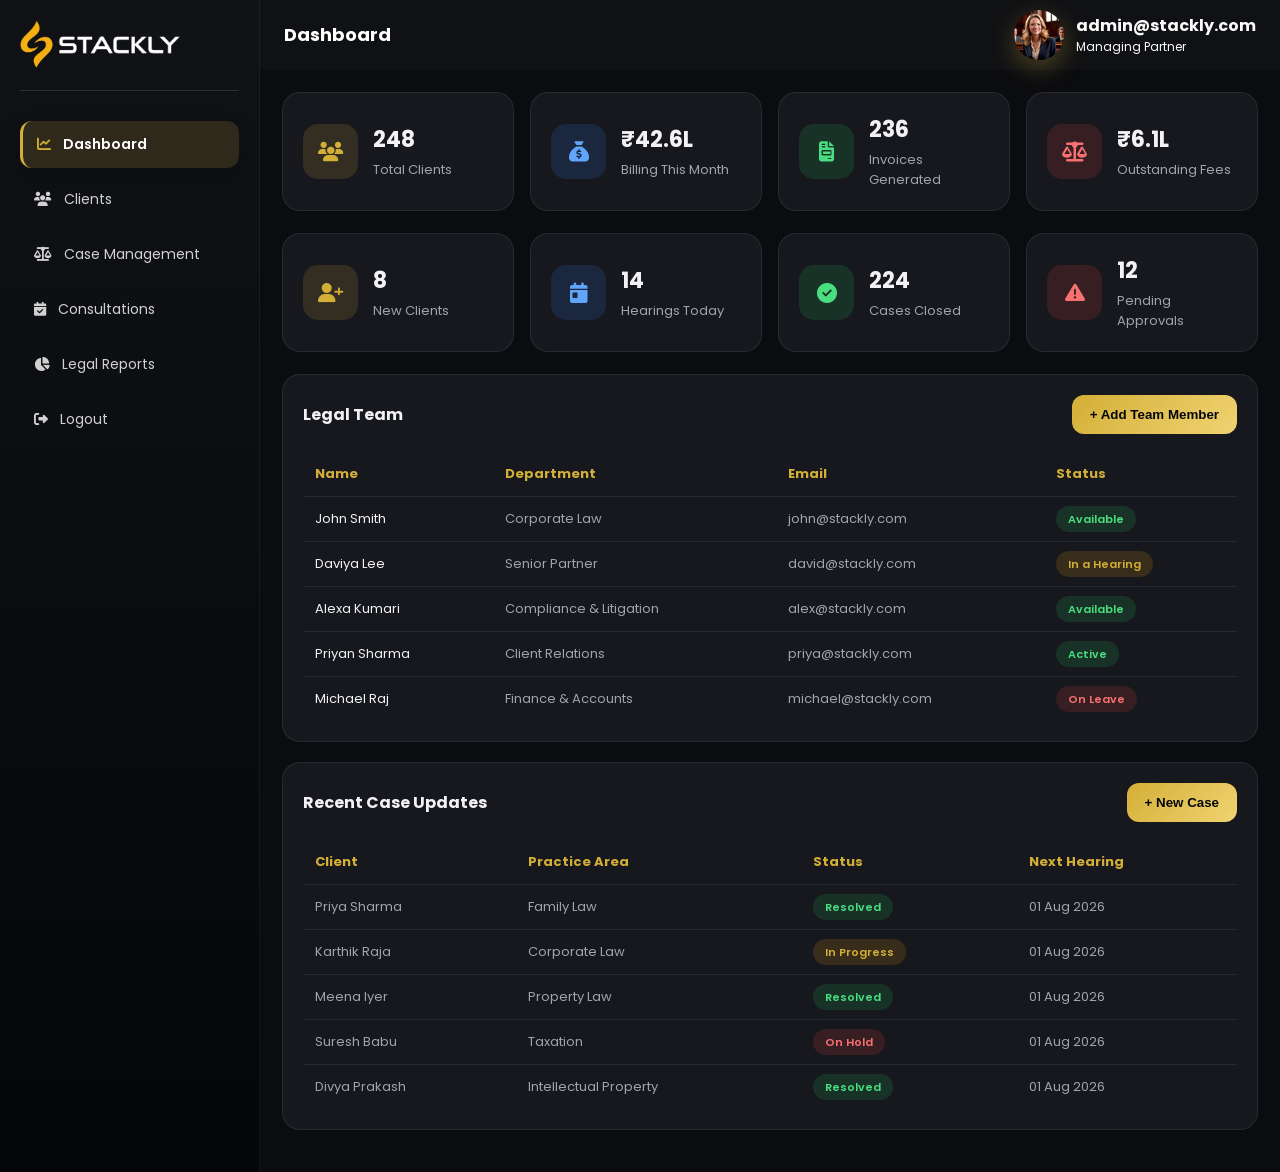
<file: admin.html>
<!DOCTYPE html>
<html lang="en">

<head>
    <meta charset="UTF-8">
    <meta name="viewport" content="width=device-width, initial-scale=1.0">
    <title>Stackly Legal Consultancy Admin Dashboard</title>
    <link rel="preconnect" href="https://fonts.googleapis.com">
    <link href="https://fonts.googleapis.com/css2?family=Poppins:wght@300;400;500;600;700&display=swap"
        rel="stylesheet">
    <link rel="stylesheet" href="https://cdnjs.cloudflare.com/ajax/libs/font-awesome/6.5.1/css/all.min.css" />
    <link rel="stylesheet" href="https://fonts.googleapis.com/css2?family=Material+Symbols+Outlined" />
    <link rel="icon" type=image/webp href="./src/icon.webp">
    <style>
        * {
            margin: 0;
            padding: 0;
            box-sizing: border-box;
        }

        :root {
            --pcolor: #D4AF37;
            --pcolor-dark: #b8941f;
            --dark: #05060a;
            --dark2: #101216;
            --bg: #0b0c10;
            --surface: #16181d;
            --surface2: #1c1f26;
            --border: rgba(255, 255, 255, 0.08);
            --text: #f2f2f4;
            --text-dim: #a2a3ab;
        }

        body {
            font-family: 'Poppins', sans-serif;
            background: var(--bg);
            display: flex;
            min-height: 100vh;
            overflow-x: hidden;
        }

        .sidebar {
            width: 260px;
            background: linear-gradient(180deg, var(--dark2), var(--dark));
            border-right: 1px solid rgba(255, 255, 255, 0.05);
            padding: 20px;
            transition: 0.3s;
            flex-shrink: 0;
        }

        .logo {
            display: flex;
            align-items: center;
            justify-content: space-between;
            margin-bottom: 30px;
            border-bottom: 1px solid rgba(128, 128, 128, 0.274);
        }

        .logo img {
            width: 160px;
            padding-bottom: 15px;
        }

        .close-btn {
            display: none;
            font-size: 22px;
            color: white;
            cursor: pointer;
            padding-bottom: 15px;

        }

        .menu {
            list-style: none;
        }

        .menu li {
            margin-bottom: 8px;
        }

        .menu li a {
            display: flex;
            align-items: center;
            gap: 12px;
            padding: 13px 14px;
            border-radius: 12px;
            text-decoration: none;
            color: #d1d1d1;
            transition: 0.3s;
            font-size: 14px;
            cursor: pointer;
        }

        .menu li a:hover,
        .menu li.active a {
            background: rgba(212, 175, 55, 0.16);
            color: #ffffff;
            font-weight: 600;
            box-shadow: 0 8px 20px rgba(0, 0, 0, 0.2);
        }

        .menu li.active a {
            border-left: 3px solid var(--pcolor);
        }

        .menu li.active a i,
        .menu li.active a .material-symbols-outlined {
            color: var(--pcolor);
        }

        .main {
            flex: 1;
            overflow: auto;
        }

        .topbar {
            height: 70px;
            background: #101114;
            border-bottom: 1px solid rgba(0, 0, 0, 0.05);
            display: flex;
            justify-content: space-between;
            align-items: center;
            padding: 0 24px;
            position: sticky;
            top: 0;
            z-index: 10;
        }

        .topbar-left {
            display: flex;
            align-items: center;
            gap: 15px;
        }

        .menu-btn {
            display: none;
            color: var(--pcolor-dark);
            font-size: 22px;
            cursor: pointer;
        }

        .topbar h2 {
            color: white;
            font-size: 18px;
        }

        .admin-info {
            display: flex;
            align-items: center;
            gap: 12px;
            color: #0f172a;
        }

        .avatar {
            width: 50px;
            height: 50px;
            border-radius: 50%;
            object-fit: cover;
            box-shadow: 0 8px 25px rgba(212, 175, 55, .3);
            flex-shrink: 0;
        }

        .content {
            display: none;
        }

        .content.active {
            display: block;
        }

        .cards {
            display: grid;
            grid-template-columns: repeat(auto-fit, minmax(200px, 1fr));
            gap: 16px;
            margin-bottom: 22px;
        }

        .card {
            background: var(--surface);
            border-radius: 18px;
            padding: 20px;
            border: 1px solid var(--border);
            display: flex;
            align-items: center;
            gap: 15px;
        }

        .card-icon {
            width: 55px;
            height: 55px;
            border-radius: 15px;
            display: flex;
            justify-content: center;
            align-items: center;
            font-size: 20px;
            flex-shrink: 0;
        }

        .gold {
            background: rgba(212, 175, 55, 0.15);
            color: var(--pcolor);
        }

        .blue {
            background: rgba(59, 130, 246, 0.15);
            color: #60a5fa;
        }

        .green {
            background: rgba(34, 197, 94, 0.15);
            color: #4ade80;
        }

        .red {
            background: rgba(239, 68, 68, 0.15);
            color: #f87171;
        }

        .purple {
            background: rgba(168, 85, 247, 0.15);
            color: #c084fc;
        }

        .orange {
            background: rgba(249, 115, 22, 0.15);
            color: #fb923c;
        }

        .card h2 {
            color: var(--text);
            margin-bottom: 4px;
            font-size: 22px;
        }

        .card p {
            color: var(--text-dim);
            font-size: 13px;
        }

        .table-box {
            background: var(--surface);
            border-radius: 18px;
            padding: 20px;
            border: 1px solid var(--border);
            overflow: auto;
            margin-bottom: 20px;
        }

        .table-header {
            display: flex;
            justify-content: space-between;
            align-items: center;
            margin-bottom: 18px;
            flex-wrap: wrap;
            gap: 10px;
        }

        .table-header h2 {
            color: var(--text);
            font-size: 16px;
        }

        .btn-gold {
            background: linear-gradient(135deg, var(--pcolor), #f0d372);
            color: var(--dark);
            border: none;
            padding: 12px 18px;
            border-radius: 12px;
            font-weight: 600;
            cursor: pointer;
            transition: .3s;
        }

        .btn-gold:hover {
            transform: translateY(-2px);
            box-shadow: 0 12px 25px rgba(212, 175, 55, .45);
        }

        .btn-outline {
            border: 1px solid rgba(212, 175, 55, 0.726);
            background: transparent;
            padding: 8px 14px;
            border-radius: 10px;
            font-weight: 500;
            cursor: pointer;
            font-size: 13px;
            color: var(--pcolor);
        }

        table {
            width: 100%;
            border-collapse: collapse;
            min-width: 550px;
        }

        table th {
            text-align: left;
            padding: 12px;
            color: var(--pcolor);
            font-size: 13px;
        }

        table td {
            padding: 12px;
            border-top: 1px solid var(--border);
            color: var(--text-dim);
            font-size: 13px;
            text-wrap: nowrap;
        }

        .table-avatar-wrap {
            display: flex;
            align-items: center;
            gap: 10px;
            color: var(--text);
        }

        .table-avatar-wrap img {
            width: 34px;
            height: 34px;
            border-radius: 50%;
            object-fit: cover;
            flex-shrink: 0;
        }

        .product-thumb {
            width: 36px;
            height: 36px;
            border-radius: 8px;
            object-fit: cover;
            flex-shrink: 0;
        }

        .status {
            padding: 5px 12px;
            border-radius: 20px;
            font-size: 11px;
            font-weight: 600;
        }

        .s-active {
            background: rgba(34, 197, 94, 0.15);
            color: #4ade80;
        }

        .s-pending {
            background: rgba(245, 158, 11, 0.15);
            color: #d4af37;
        }

        .s-closed {
            background: rgba(239, 68, 68, 0.15);
            color: #f87171;
        }

        .s-blue {
            background: rgba(59, 130, 246, 0.15);
            color: #60a5fa;
        }

        .s-purple {
            background: rgba(168, 85, 247, 0.15);
            color: #c084fc;
        }

        .page-title {
            color: var(--text);
            font-size: 22px;
            font-weight: 600;
            margin-bottom: 6px;
        }

        .page-sub {
            color: var(--text-dim);
            font-size: 14px;
            margin-bottom: 22px;
        }

        .grid-2 {
            display: grid;
            grid-template-columns: 1fr 1fr;
            gap: 18px;
            margin-bottom: 22px;
        }

        .info-box {
            background: var(--surface);
            border-radius: 16px;
            padding: 20px;
            border: 1px solid var(--border);
        }

        .info-box h3 {
            color: var(--pcolor);
            font-size: 14px;
            margin-bottom: 14px;
            display: flex;
            align-items: center;
            gap: 8px;
        }

        .info-row {
            display: flex;
            justify-content: space-between;
            align-items: center;
            padding: 10px 0;
            border-bottom: 1px solid var(--border);
        }

        .info-row:last-child {
            border-bottom: none;
        }

        .info-label {
            color: var(--text-dim);
            font-size: 13px;
            display: flex;
            align-items: center;
            gap: 6px;
        }

        .info-label .material-symbols-outlined {
            font-size: 16px;
            color: var(--pcolor);
        }

        .info-value {
            color: var(--text);
            font-size: 13px;
            font-weight: 500;
        }

        .client-card {
            background: var(--surface);
            border-radius: 16px;
            padding: 18px;
            border: 1px solid var(--border);
            display: flex;
            align-items: center;
            gap: 14px;
            margin-bottom: 12px;
        }

        .client-avatar {
            width: 48px;
            height: 48px;
            border-radius: 50%;
            background: linear-gradient(135deg, var(--pcolor), var(--dark));
            display: flex;
            justify-content: center;
            align-items: center;
            font-weight: 700;
            color: white;
            font-size: 17px;
            flex-shrink: 0;
        }

        .client-name {
            color: var(--text);
            font-size: 15px;
            font-weight: 500;
        }

        .client-case {
            color: var(--text-dim);
            font-size: 12px;
            margin-top: 3px;
        }

        .badge {
            padding: 4px 10px;
            border-radius: 20px;
            font-size: 11px;
            font-weight: 600;
            margin-left: auto;
        }

        .setting-section {
            background: var(--surface);
            border-radius: 16px;
            padding: 20px;
            border: 1px solid var(--border);
            margin-bottom: 18px;
        }

        .setting-section h3 {
            color: var(--pcolor);
            font-size: 15px;
            margin-bottom: 16px;
            padding-bottom: 10px;
            border-bottom: 1px solid var(--border);
        }

        .setting-row {
            display: flex;
            justify-content: space-between;
            align-items: center;
            padding: 12px 0;
            border-bottom: 1px solid var(--border);
        }

        .setting-row:last-child {
            border-bottom: none;
        }

        .setting-label {
            color: var(--text);
            font-size: 14px;
        }

        .setting-desc {
            color: var(--text-dim);
            font-size: 12px;
            margin-top: 3px;
        }

        .toggle {
            width: 44px;
            height: 24px;
            border-radius: 20px;
            background: #3a3d45;
            position: relative;
            cursor: pointer;
            transition: 0.3s;
            flex-shrink: 0;
        }

        .toggle.on {
            background: var(--pcolor);
        }

        .toggle::after {
            content: '';
            position: absolute;
            width: 18px;
            height: 18px;
            border-radius: 50%;
            background: white;
            top: 3px;
            left: 3px;
            transition: 0.3s;
        }

        .toggle.on::after {
            left: 23px;
        }

        .input-field {
            background: var(--surface2);
            border: 1px solid var(--border);
            border-radius: 10px;
            padding: 10px 14px;
            color: var(--text);
            font-size: 13px;
            font-family: 'Poppins', sans-serif;
            outline: none;
            width: 100%;
            margin-bottom: 12px;
        }

        .passbox {
            position: relative;
        }

        .pass-icon {
            position: absolute;
            top: 50%;
            right: 12px;
            transform: translateY(-70%);
            display: flex;
            align-items: center;
            justify-content: center;
            cursor: pointer;
            font-size: 20px;
            color: var(--text-dim);
        }

        input[type="password"]::-ms-reveal,
        input[type="password"]::-ms-clear,
        input[type="password"]::-webkit-textfield-decoration-container {
            display: none !important;
        }

        .input-field:focus {
            border-color: rgba(212, 175, 55, 0.5);
        }

        .meeting-card {
            background: var(--surface);
            border-radius: 16px;
            padding: 18px;
            border: 1px solid var(--border);
            margin-bottom: 14px;
            display: flex;
            gap: 16px;
            align-items: flex-start;
        }

        .meeting-date {
            background: rgba(212, 175, 55, 0.14);
            border-radius: 12px;
            padding: 12px 14px;
            text-align: center;
            flex-shrink: 0;
        }

        .meeting-day {
            color: var(--pcolor);
            font-size: 22px;
            font-weight: 700;
            line-height: 1;
        }

        .meeting-month {
            color: var(--text);
            font-size: 11px;
            margin-top: 3px;
        }

        .meeting-title {
            color: var(--text);
            font-size: 15px;
            font-weight: 500;
        }

        .meeting-meta {
            color: var(--text-dim);
            font-size: 12px;
            margin-top: 5px;
            display: flex;
            gap: 14px;
            flex-wrap: wrap;
        }

        .report-card {
            background: var(--surface);
            border-radius: 16px;
            padding: 20px;
            border: 1px solid var(--border);
            margin-bottom: 14px;
        }

        .report-title {
            color: var(--text);
            font-size: 15px;
            font-weight: 500;
            margin-bottom: 8px;
        }

        .progress-bar {
            border-radius: 20px;
            height: 8px;
            margin: 8px 0 4px;
            background: rgba(212, 175, 55, 0.12);
        }

        .progress-fill {
            height: 100%;
            border-radius: 20px;
            background: linear-gradient(90deg, var(--dark), var(--pcolor));
        }

        .progress-label {
            display: flex;
            justify-content: space-between;
            color: var(--text-dim);
            font-size: 12px;
        }

        @media(max-width:768px) {
            .menu-btn {
                display: block;
            }

            .close-btn {
                display: block;
            }

            .sidebar {
                position: fixed;
                left: -270px;
                top: 0;
                width: 260px;
                height: 100vh;
                z-index: 999;
            }

            .sidebar.showSidebar {
                left: 0;
            }

            .grid-2 {
                grid-template-columns: 1fr;
            }
        }

        @media(max-width:500px) {

            .admin-info h4,
            .admin-info p {
                display: none;
            }

            .meeting-card {
                flex-direction: column;
            }

            .avatar {
                width: 30px;
                height: 30px;
            }
        }
    </style>
</head>

<body>

    <div class="sidebar" id="sidebar">
        <div class="logo">
            <a href="admin.html"><img src="./src/logo.webp" alt="company logo"></a>
            <span class="close-btn" id="closeBtn"><i class="fa-solid fa-xmark"></i></span>
        </div>
        <ul class="menu">
            <li class="active" data-page="dashboard"><a><i class="fa-solid fa-chart-line"></i> Dashboard</a></li>
            <li data-page="clients"><a><i class="fa-solid fa-users"></i> Clients</a></li>
            <li data-page="projects"><a><i class="fa-solid fa-scale-balanced"></i> Case Management</a></li>
            <li data-page="meetings"><a><i class="fa-solid fa-calendar-check"></i> Consultations</a></li>
            <li data-page="reports"><a><i class="fa-solid fa-chart-pie"></i> Legal Reports</a></li>
            <!-- <li data-page="settings"><a><i class="fa-solid fa-gear"></i> Settings</a></li> -->
            <li id="logoutItem"><a><i class="fa-solid fa-right-from-bracket"></i> Logout</a></li>
        </ul>
    </div>

    <div class="main">
        <div class="topbar">
            <div class="topbar-left">
                <div class="menu-btn" id="menuBtn"><i class="fa-solid fa-bars"></i></div>
                <h2 id="pageTitle">Dashboard</h2>
            </div>
            <div class="admin-info">
                <img class="avatar" id="avatarEl" src="./src/test1.webp" alt="Admin avatar">
                <div>
                    <h4 id="username" style="color:#fafafa;">admin@stackly.com</h4>
                    <p style="color:#fafafa;font-size:12px;">Managing Partner</p>
                </div>
            </div>
        </div>

        <!-- ===== DASHBOARD ===== -->
        <div class="content active" id="page-dashboard">
            <div style="padding:22px 22px 0;">
                <div class="cards">
                    <div class="card">
                        <div class="card-icon gold"><i class="fa-solid fa-users"></i></div>
                        <div>
                            <h2>248</h2>
                            <p>Total Clients</p>
                        </div>
                    </div>

                    <div class="card">
                        <div class="card-icon blue"><i class="fa-solid fa-sack-dollar"></i></div>
                        <div>
                            <h2>₹42.6L</h2>
                            <p>Billing This Month</p>
                        </div>
                    </div>

                    <div class="card">
                        <div class="card-icon green"><i class="fa-solid fa-file-invoice"></i></div>
                        <div>
                            <h2>236</h2>
                            <p>Invoices Generated</p>
                        </div>
                    </div>

                    <div class="card">
                        <div class="card-icon red"><i class="fa-solid fa-scale-balanced"></i></div>
                        <div>
                            <h2>₹6.1L</h2>
                            <p>Outstanding Fees</p>
                        </div>
                    </div>
                </div>

                <div class="cards">
                    <div class="card">
                        <div class="card-icon gold"><i class="fa-solid fa-user-plus"></i></div>
                        <div>
                            <h2>8</h2>
                            <p>New Clients</p>
                        </div>
                    </div>

                    <div class="card">
                        <div class="card-icon blue"><i class="fa-solid fa-calendar-day"></i></div>
                        <div>
                            <h2>14</h2>
                            <p>Hearings Today</p>
                        </div>
                    </div>

                    <div class="card">
                        <div class="card-icon green"><i class="fa-solid fa-circle-check"></i></div>
                        <div>
                            <h2>224</h2>
                            <p>Cases Closed</p>
                        </div>
                    </div>

                    <div class="card">
                        <div class="card-icon red"><i class="fa-solid fa-triangle-exclamation"></i></div>
                        <div>
                            <h2>12</h2>
                            <p>Pending Approvals</p>
                        </div>
                    </div>
                </div>
            </div>
            <div style="padding:0 22px 22px;">
                <div class="table-box">
                    <div class="table-header">
                        <h2>Legal Team</h2>
                        <button class="btn-gold errorpage">+ Add Team Member</button>
                    </div>

                    <table>
                        <thead>
                            <tr>
                                <th>Name</th>
                                <th>Department</th>
                                <th>Email</th>
                                <th>Status</th>
                            </tr>
                        </thead>

                        <tbody>
                            <tr>
                                <td>
                                    <div class="table-avatar-wrap">
                                       
                                        John Smith
                                    </div>
                                </td>
                                <td>Corporate Law</td>
                                <td>john@stackly.com</td>
                                <td><span class="status s-active">Available</span></td>
                            </tr>

                            <tr>
                                <td>
                                    <div class="table-avatar-wrap">
                                     
                                        Daviya Lee
                                    </div>
                                </td>
                                <td>Senior Partner</td>
                                <td>david@stackly.com</td>
                                <td><span class="status s-pending">In a Hearing</span></td>
                            </tr>

                            <tr>
                                <td>
                                    <div class="table-avatar-wrap">
                               
                                        Alexa Kumari
                                    </div>
                                </td>
                                <td>Compliance & Litigation</td>
                                <td>alex@stackly.com</td>
                                <td><span class="status s-active">Available</span></td>
                            </tr>

                            <tr>
                                <td>
                                    <div class="table-avatar-wrap">
                              
                                        Priyan Sharma
                                    </div>
                                </td>
                                <td>Client Relations</td>
                                <td>priya@stackly.com</td>
                                <td><span class="status s-active">Active</span></td>
                            </tr>

                            <tr>
                                <td>
                                    <div class="table-avatar-wrap">
                               
                                        Michael Raj
                                    </div>
                                </td>
                                <td>Finance & Accounts</td>
                                <td>michael@stackly.com</td>
                                <td><span class="status s-closed">On Leave</span></td>
                            </tr>
                        </tbody>
                    </table>
                </div>
                <div class="table-box">
                    <div class="table-header">
                        <h2>Recent Case Updates</h2>
                        <button class="btn-gold errorpage">+ New Case</button>
                    </div>

                    <table>
                        <thead>
                            <tr>
                                <th>Client</th>
                                <th>Practice Area</th>
                                <th>Status</th>
                                <th>Next Hearing</th>
                            </tr>
                        </thead>

                        <tbody>
                            <tr>
                                <td>Priya Sharma</td>
                                <td>Family Law</td>
                                <td><span class="status s-active">Resolved</span></td>
                                <td>01 Aug 2026</td>
                            </tr>

                            <tr>
                                <td>Karthik Raja</td>
                                <td>Corporate Law</td>
                                <td><span class="status s-pending">In Progress</span></td>
                                <td>01 Aug 2026</td>
                            </tr>

                            <tr>
                                <td>Meena Iyer</td>
                                <td>Property Law</td>
                                <td><span class="status s-active">Resolved</span></td>
                                <td>01 Aug 2026</td>
                            </tr>

                            <tr>
                                <td>Suresh Babu</td>
                                <td>Taxation</td>
                                <td><span class="status s-closed">On Hold</span></td>
                                <td>01 Aug 2026</td>
                            </tr>

                            <tr>
                                <td>Divya Prakash</td>
                                <td>Intellectual Property</td>
                                <td><span class="status s-active">Resolved</span></td>
                                <td>01 Aug 2026</td>
                            </tr>
                        </tbody>
                    </table>
                </div>
            </div>
        </div>

        <!-- ===== CLIENTS ===== -->
        <div class="content" id="page-clients" style="padding:22px;">
            <div class="page-title">Client Management</div>
            <div class="page-sub">Manage all clients and their case details</div>
            <div class="cards">
                <div class="card">
                    <div class="card-icon gold"><i class="fa-solid fa-users"></i></div>
                    <div>
                        <h2>248</h2>
                        <p>Total Clients</p>
                    </div>
                </div>
                <div class="card">
                    <div class="card-icon green"><i class="fa-solid fa-user-check"></i></div>
                    <div>
                        <h2>231</h2>
                        <p>Active Clients</p>
                    </div>
                </div>
                <div class="card">
                    <div class="card-icon blue"><i class="fa-solid fa-user-plus"></i></div>
                    <div>
                        <h2>8</h2>
                        <p>New This Month</p>
                    </div>
                </div>
                <div class="card">
                    <div class="card-icon red"><i class="fa-solid fa-user-xmark"></i></div>
                    <div>
                        <h2>17</h2>
                        <p>Inactive / Closed</p>
                    </div>
                </div>
            </div>
            <div class="table-box">
                <div class="table-header">
                    <h2>All Clients</h2>
                    <div style="display:flex;gap:10px;">
                        <button class="btn-outline errorpage">Export</button>
                        <button class="btn-gold errorpage">+ Add Client</button>
                    </div>
                </div>

                <table>
                    <thead>
                        <tr>
                            <th>Client Name</th>
                            <th>Phone</th>
                            <th>Case Type</th>
                            <th>Handling Attorney</th>
                            <th>Status</th>
                            <th>Onboarded</th>
                        </tr>
                    </thead>

                    <tbody>
                        <tr>
                            <td>Priya Sharma</td>
                            <td>+91 98765 43210</td>
                            <td>Family Dispute</td>
                            <td>David Lee</td>
                            <td><span class="status s-active">Active</span></td>
                            <td>01 Jan 2024</td>
                        </tr>

                        <tr>
                            <td>Karthik Raja</td>
                            <td>+91 87654 32109</td>
                            <td>Corporate Contract</td>
                            <td>Alex Kumar</td>
                            <td><span class="status s-active">Active</span></td>
                            <td>10 Feb 2023</td>
                        </tr>

                        <tr>
                            <td>Meena Iyer</td>
                            <td>+91 76543 21098</td>
                            <td>Property Dispute</td>
                            <td>John Smith</td>
                            <td><span class="status s-pending">Under Review</span></td>
                            <td>15 Mar 2025</td>
                        </tr>

                        <tr>
                            <td>Suresh Babu</td>
                            <td>+91 65432 10987</td>
                            <td>Tax Consultation</td>
                            <td>David Lee</td>
                            <td><span class="status s-active">Active</span></td>
                            <td>20 Apr 2022</td>
                        </tr>

                        <tr>
                            <td>Divya Prakash</td>
                            <td>+91 54321 09876</td>
                            <td>Trademark Filing</td>
                            <td>Priya Sharma</td>
                            <td><span class="status s-closed">Closed</span></td>
                            <td>05 May 2021</td>
                        </tr>

                        <tr>
                            <td>Ganesh Moorthy</td>
                            <td>+91 43210 98765</td>
                            <td>Civil Litigation</td>
                            <td>Alex Kumar</td>
                            <td><span class="status s-pending">Intake</span></td>
                            <td>12 May 2026</td>
                        </tr>
                    </tbody>
                </table>
            </div>
            <div class="grid-2">

                <div class="info-box">
                    <h3><i class="fa-solid fa-building"></i> Practice Area Caseload</h3>

                    <div class="client-card">
                        <div class="client-avatar">C</div>
                        <div>
                            <div class="client-name">Corporate Law</div>
                            <div class="client-case">Largest practice • Active</div>
                        </div>
                        <span class="badge s-active">86</span>
                    </div>

                    <div class="client-card">
                        <div class="client-avatar">F</div>
                        <div>
                            <div class="client-name">Family Law</div>
                            <div class="client-case">Growing practice • Active</div>
                        </div>
                        <span class="badge s-blue">54</span>
                    </div>

                    <div class="client-card">
                        <div class="client-avatar">T</div>
                        <div>
                            <div class="client-name">Taxation & Compliance</div>
                            <div class="client-case">Stable practice • Active</div>
                        </div>
                        <span class="badge s-active">32</span>
                    </div>
                </div>

                <div class="info-box">
                    <h3><i class="fa-solid fa-chart-line"></i> Client Summary</h3>

                    <div class="info-row">
                        <span class="info-label">Retainer Clients</span>
                        <span class="info-value">214</span>
                    </div>

                    <div class="info-row">
                        <span class="info-label">One-Time Consultation</span>
                        <span class="info-value">34</span>
                    </div>

                    <div class="info-row">
                        <span class="info-label">Remote / Virtual Clients</span>
                        <span class="info-value">61</span>
                    </div>

                    <div class="info-row">
                        <span class="info-label">Average Case Duration</span>
                        <span class="info-value">2.6 Years</span>
                    </div>

                    <div class="info-row">
                        <span class="info-label">Client Retention Rate</span>
                        <span class="info-value">94%</span>
                    </div>
                </div>

            </div>
        </div>

        <!-- ===== CASE MANAGEMENT ===== -->
        <div class="content" id="page-projects" style="padding:22px;">

            <div class="page-title">Case Management</div>
            <div class="page-sub">
                Track ongoing cases, filings and billing status
            </div>

            <div class="cards">
                <div class="card">
                    <div class="card-icon blue"><i class="fa-solid fa-scale-balanced"></i></div>
                    <div>
                        <h2>325</h2>
                        <p>Total Cases</p>
                    </div>
                </div>

                <div class="card">
                    <div class="card-icon gold"><i class="fa-solid fa-hourglass-half"></i></div>
                    <div>
                        <h2>18</h2>
                        <p>Pending Cases</p>
                    </div>
                </div>

                <div class="card">
                    <div class="card-icon green"><i class="fa-solid fa-circle-check"></i></div>
                    <div>
                        <h2>298</h2>
                        <p>Resolved This Month</p>
                    </div>
                </div>

                <div class="card">
                    <div class="card-icon red"><i class="fa-solid fa-triangle-exclamation"></i></div>
                    <div>
                        <h2>9</h2>
                        <p>Escalated Cases</p>
                    </div>
                </div>
            </div>

            <div class="table-box">
                <div class="table-header">
                    <h2>Active Case Files</h2>
                    <div style="display:flex;gap:10px;">
                        <button class="btn-outline errorpage">Filter</button>
                        <button class="btn-gold errorpage">+ New Case</button>
                    </div>
                </div>

                <table>
                    <thead>
                        <tr>
                            <th>Case ID</th>
                            <th>Client</th>
                            <th>Practice Area</th>
                            <th>Fee Amount</th>
                            <th>Payment Mode</th>
                            <th>Status</th>
                            <th>Next Hearing</th>
                        </tr>
                    </thead>

                    <tbody>
                        <tr>
                            <td>#CASE-1024</td>
                            <td>
                                <div class="table-avatar-wrap">
                                    
                                    Priya Sharma
                                </div>
                            </td>
                            <td>Family Law</td>
                            <td>₹68,500</td>
                            <td>Direct Deposit</td>
                            <td><span class="status s-active">Resolved</span></td>
                            <td>01 Aug 2026</td>
                        </tr>

                        <tr>
                            <td>#CASE-1023</td>
                            <td>
                                <div class="table-avatar-wrap">

                                    Karthika Rani
                                </div>
                            </td>
                            <td>Corporate Law</td>
                            <td>₹92,000</td>
                            <td>Direct Deposit</td>
                            <td><span class="status s-pending">In Progress</span></td>
                            <td>01 Aug 2026</td>
                        </tr>

                        <tr>
                            <td>#CASE-1022</td>
                            <td>
                                <div class="table-avatar-wrap">
                                    
                                    Maran Iyer
                                </div>
                            </td>
                            <td>Property Law</td>
                            <td>₹54,200</td>
                            <td>Bank Transfer</td>
                            <td><span class="status s-active">Resolved</span></td>
                            <td>01 Aug 2026</td>
                        </tr>

                        <tr>
                            <td>#CASE-1021</td>
                            <td>
                                <div class="table-avatar-wrap">
                                    
                                    Suresh Babu
                                </div>
                            </td>
                            <td>Taxation</td>
                            <td>₹61,800</td>
                            <td>Direct Deposit</td>
                            <td><span class="status s-closed">On Hold</span></td>
                            <td>01 Aug 2026</td>
                        </tr>

                        <tr>
                            <td>#CASE-1020</td>
                            <td>
                                <div class="table-avatar-wrap">
                               
                                    Divyan Prakash
                                </div>
                            </td>
                            <td>Intellectual Property</td>
                            <td>₹77,300</td>
                            <td>Bank Transfer</td>
                            <td><span class="status s-active">Resolved</span></td>
                            <td>01 Aug 2026</td>
                        </tr>
                    </tbody>
                </table>
            </div>

            <div class="grid-2">

                <div class="info-box">
                    <h3><i class="fa-solid fa-chart-pie"></i> Billing Breakdown</h3>

                    <div class="info-row">
                        <span class="info-label">Consultation Fees</span>
                        <span class="info-value">68%</span>
                    </div>

                    <div class="info-row">
                        <span class="info-label">Retainer Fees</span>
                        <span class="info-value">12%</span>
                    </div>

                    <div class="info-row">
                        <span class="info-label">Court & Filing Charges</span>
                        <span class="info-value">14%</span>
                    </div>

                    <div class="info-row">
                        <span class="info-label">Miscellaneous</span>
                        <span class="info-value">6%</span>
                    </div>
                </div>

                <div class="info-box">
                    <h3><i class="fa-solid fa-file-lines"></i> Recent Legal Documents</h3>

                    <div class="info-row">
                        <span class="info-label">
                            <span class="material-symbols-outlined">description</span>
                            Case_Summary_July.pdf
                        </span>
                        <span class="info-value errorpage" style="color:#60a5fa;font-size:12px;">View</span>
                    </div>

                    <div class="info-row">
                        <span class="info-label">
                            <span class="material-symbols-outlined">description</span>
                            Court_Filing_Log.pdf
                        </span>
                        <span class="info-value errorpage" style="color:#60a5fa;font-size:12px;">View</span>
                    </div>

                    <div class="info-row">
                        <span class="info-label">
                            <span class="material-symbols-outlined">description</span>
                            Retainer_Agreement.pdf
                        </span>
                        <span class="info-value errorpage" style="color:#60a5fa;font-size:12px;">View</span>
                    </div>

                    <div class="info-row">
                        <span class="info-label">
                            <span class="material-symbols-outlined">description</span>
                            Escalated_Cases.pdf
                        </span>
                        <span class="info-value errorpage" style="color:#60a5fa;font-size:12px;">View</span>
                    </div>

                    <div class="info-row">
                        <span class="info-label">
                            <span class="material-symbols-outlined">description</span>
                            Compliance_Audit.pdf
                        </span>
                        <span class="info-value errorpage" style="color:#60a5fa;font-size:12px;">View</span>
                    </div>
                </div>

            </div>
        </div>

        <!-- ===== CONSULTATIONS & HEARINGS ===== -->
        <div class="content" id="page-meetings" style="padding:22px;">

            <div class="page-title">Consultations</div>
            <div class="page-sub">
                Track appointments, court hearings and case approvals
            </div>

            <div class="cards">
                <div class="card">
                    <div class="card-icon blue"><i class="fa-solid fa-user-clock"></i></div>
                    <div>
                        <h2>231</h2>
                        <p>Consultations Today</p>
                    </div>
                </div>

                <div class="card">
                    <div class="card-icon gold"><i class="fa-solid fa-calendar-week"></i></div>
                    <div>
                        <h2>14</h2>
                        <p>Hearings Today</p>
                    </div>
                </div>

                <div class="card">
                    <div class="card-icon green"><i class="fa-solid fa-check-double"></i></div>
                    <div>
                        <h2>26</h2>
                        <p>Requests Approved</p>
                    </div>
                </div>

                <div class="card">
                    <div class="card-icon red"><i class="fa-solid fa-triangle-exclamation"></i></div>
                    <div>
                        <h2>5</h2>
                        <p>Pending Approvals</p>
                    </div>
                </div>
            </div>

            <div class="table-box">
                <div class="table-header">
                    <h2>Appointments</h2>
                    <button class="btn-gold errorpage">+ New Request</button>
                </div>

                <div style="padding:0 0 10px;">

                    <div class="meeting-card">
                        <div class="meeting-date">
                            <div class="meeting-day">10</div>
                            <div class="meeting-month">AUG</div>
                        </div>
                        <div>
                            <div class="meeting-title">Meena Iyer – Property Dispute Hearing</div>
                            <div class="meeting-meta">
                                <span><i class="fa-solid fa-clock"></i> Full Day</span>
                                <span><i class="fa-solid fa-location-dot"></i> District Court</span>
                                <span><i class="fa-solid fa-user"></i> Handled by John Smith</span>
                            </div>
                        </div>
                        <span class="badge s-active" style="margin-left:auto;white-space:nowrap;">Confirmed</span>
                    </div>

                    <div class="meeting-card">
                        <div class="meeting-date">
                            <div class="meeting-day">12</div>
                            <div class="meeting-month">AUG</div>
                        </div>
                        <div>
                            <div class="meeting-title">Karthik Raja – Corporate Contract Review</div>
                            <div class="meeting-meta">
                                <span><i class="fa-solid fa-clock"></i> 5 Days</span>
                                <span><i class="fa-solid fa-location-dot"></i> Corporate Law</span>
                                <span><i class="fa-solid fa-user"></i> Pending Review</span>
                            </div>
                        </div>
                        <span class="badge s-blue" style="margin-left:auto;white-space:nowrap;">Scheduled</span>
                    </div>

                    <div class="meeting-card">
                        <div class="meeting-date">
                            <div class="meeting-day">15</div>
                            <div class="meeting-month">AUG</div>
                        </div>
                        <div>
                            <div class="meeting-title">Divya Prakash – Trademark Consultation</div>
                            <div class="meeting-meta">
                                <span><i class="fa-solid fa-clock"></i> 2 Days</span>
                                <span><i class="fa-solid fa-location-dot"></i> Intellectual Property</span>
                                <span><i class="fa-solid fa-user"></i> Approved by Priya Sharma</span>
                            </div>
                        </div>
                        <span class="badge s-active" style="margin-left:auto;white-space:nowrap;">Approved</span>
                    </div>

                </div>
            </div>
        </div>

        <!-- ===== LEGAL REPORTS ===== -->
        <div class="content" id="page-reports" style="padding:22px;">

            <div class="page-title">Legal Reports & Analytics</div>
            <div class="page-sub">
                Firm revenue overview and legal team performance
            </div>

            <div class="cards">
                <div class="card">
                    <div class="card-icon green"><i class="fa-solid fa-money-bill-wave"></i></div>
                    <div>
                        <h2>₹42.6L</h2>
                        <p>Total Revenue</p>
                    </div>
                </div>

                <div class="card">
                    <div class="card-icon blue"><i class="fa-solid fa-arrow-trend-up"></i></div>
                    <div>
                        <h2>+8.1%</h2>
                        <p>Growth This Month</p>
                    </div>
                </div>

                <div class="card">
                    <div class="card-icon gold"><i class="fa-solid fa-circle-check"></i></div>
                    <div>
                        <h2>96%</h2>
                        <p>Case Success Rate</p>
                    </div>
                </div>

                <div class="card">
                    <div class="card-icon red"><i class="fa-solid fa-file-invoice-dollar"></i></div>
                    <div>
                        <h2>₹1.2L</h2>
                        <p>Pending Invoices</p>
                    </div>
                </div>
            </div>

            <div class="grid-2">

                <div class="info-box">
                    <h3><i class="fa-solid fa-chart-bar"></i> Revenue by Practice Area</h3>

                    <div class="report-card" style="background:var(--surface2);border:none;">
                        <div class="report-title">Corporate Law</div>
                        <div class="progress-bar">
                            <div class="progress-fill" style="width:80%"></div>
                        </div>
                        <div class="progress-label"><span>₹18.4L</span><span>80%</span></div>
                    </div>

                    <div class="report-card" style="background:var(--surface2);border:none;">
                        <div class="report-title">Family Law</div>
                        <div class="progress-bar">
                            <div class="progress-fill" style="width:65%"></div>
                        </div>
                        <div class="progress-label"><span>₹9.9L</span><span>65%</span></div>
                    </div>

                    <div class="report-card" style="background:var(--surface2);border:none;">
                        <div class="report-title">Taxation & Compliance</div>
                        <div class="progress-bar">
                            <div class="progress-fill" style="width:55%"></div>
                        </div>
                        <div class="progress-label"><span>₹7.3L</span><span>55%</span></div>
                    </div>

                    <div class="report-card" style="background:var(--surface2);border:none;">
                        <div class="report-title">Intellectual Property</div>
                        <div class="progress-bar">
                            <div class="progress-fill" style="width:45%"></div>
                        </div>
                        <div class="progress-label"><span>₹5.6L</span><span>45%</span></div>
                    </div>
                </div>

                <div class="info-box">
                    <h3><i class="fa-solid fa-user-tie"></i> Legal Team Performance</h3>

                    <div style="margin-bottom:14px;">
                        <div style="display:flex;justify-content:space-between;margin-bottom:6px;">
                            <span style="color:var(--text-dim);font-size:13px;">John Smith</span>
                            <span style="color:var(--pcolor);font-size:13px;">142 Cases • 88%</span>
                        </div>
                        <div class="progress-bar">
                            <div class="progress-fill" style="width:88%"></div>
                        </div>
                    </div>

                    <div style="margin-bottom:14px;">
                        <div style="display:flex;justify-content:space-between;margin-bottom:6px;">
                            <span style="color:var(--text-dim);font-size:13px;">Alexa Kumari</span>
                            <span style="color:var(--pcolor);font-size:13px;">121 Cases • 79%</span>
                        </div>
                        <div class="progress-bar">
                            <div class="progress-fill" style="width:79%"></div>
                        </div>
                    </div>

                    <div style="margin-bottom:14px;">
                        <div style="display:flex;justify-content:space-between;margin-bottom:6px;">
                            <span style="color:var(--text-dim);font-size:13px;">Priyan Sharma</span>
                            <span style="color:var(--pcolor);font-size:13px;">98 Cases • 72%</span>
                        </div>
                        <div class="progress-bar">
                            <div class="progress-fill" style="width:72%"></div>
                        </div>
                    </div>

                    <div class="info-row" style="margin-top:12px;">
                        <span class="info-label">Monthly Revenue Target</span>
                        <span class="info-value" style="color:#4ade80;">₹45.0L</span>
                    </div>

                    <div class="info-row">
                        <span class="info-label">Billed</span>
                        <span class="info-value" style="color:var(--pcolor);">₹42.6L (94%)</span>
                    </div>

                    <div class="info-row">
                        <span class="info-label">Outstanding Invoices</span>
                        <span class="info-value" style="color:#f87171;">₹1.2L</span>
                    </div>
                </div>

            </div>
        </div>

        <!-- ===== SETTINGS ===== -->
        <div class="content" id="page-settings" style="padding:22px; display:none">

            <div class="page-title">Settings</div>
            <div class="page-sub">
                Manage firm profile, billing preferences and account settings
            </div>

            <div class="grid-2">

                <div>

                    <div class="setting-section">
                        <h3><i class="fa-solid fa-building"></i> Firm Profile</h3>

                        <label style="color:var(--text);font-size:12px;">Firm Name</label>
                        <input class="input-field" value="Stackly Legal Consultancy">

                        <label style="color:var(--text);font-size:12px;">Email Address</label>
                        <input class="input-field" value="admin@stackly.com">

                        <label style="color:var(--text);font-size:12px;">Contact Number</label>
                        <input class="input-field" value="+91 98765 43210">

                        <label style="color:var(--text);font-size:12px;">Head Office Address</label>
                        <input class="input-field" value="123, Anna Nagar, Chennai, Tamil Nadu - 600040">

                        <button class="btn-gold" style="width:100%;padding:12px;border-radius:12px;margin-top:4px;">
                            Save Changes
                        </button>
                    </div>

                    <div class="setting-section">
                        <h3><i class="fa-solid fa-lock"></i> Security Settings</h3>

                        <label style="color:var(--text);font-size:12px;">Current Password</label>
                        <div class="passbox">
                            <input class="input-field" type="password" placeholder="Enter Current Password">
                            <span class="material-symbols-outlined pass-icon">visibility_off</span>
                        </div>

                        <label style="color:var(--text);font-size:12px;">New Password</label>
                        <div class="passbox">
                            <input class="input-field" type="password" placeholder="Enter New Password">
                            <span class="material-symbols-outlined pass-icon">visibility_off</span>
                        </div>

                        <button class="btn-gold" style="width:100%;padding:12px;border-radius:12px;margin-top:4px;">
                            Change Password
                        </button>
                    </div>

                </div>

                <div>

                    <div class="setting-section">
                        <h3><i class="fa-solid fa-bell"></i> Notifications</h3>

                        <div class="setting-row">
                            <div>
                                <div class="setting-label">Hearing Alerts</div>
                                <div class="setting-desc">Get notified before a scheduled hearing</div>
                            </div>
                            <div class="toggle on" onclick="this.classList.toggle('on')"></div>
                        </div>

                        <div class="setting-row">
                            <div>
                                <div class="setting-label">Consultation Requests</div>
                                <div class="setting-desc">Notify when a new consultation is booked</div>
                            </div>
                            <div class="toggle on" onclick="this.classList.toggle('on')"></div>
                        </div>

                        <div class="setting-row">
                            <div>
                                <div class="setting-label">Payment Confirmation</div>
                                <div class="setting-desc">Alert when client fees are received</div>
                            </div>
                            <div class="toggle on" onclick="this.classList.toggle('on')"></div>
                        </div>

                        <div class="setting-row">
                            <div>
                                <div class="setting-label">Filing Deadline Reminders</div>
                                <div class="setting-desc">Notify before court filing deadlines</div>
                            </div>
                            <div class="toggle on" onclick="this.classList.toggle('on')"></div>
                        </div>
                    </div>

                    <div class="setting-section">
                        <h3><i class="fa-solid fa-sliders"></i> Preferences</h3>

                        <div class="setting-row">
                            <div>
                                <div class="setting-label">Dark Mode</div>
                                <div class="setting-desc">Enable dark theme</div>
                            </div>
                            <div class="toggle on" onclick="this.classList.toggle('on')"></div>
                        </div>

                        <div class="setting-row">
                            <div>
                                <div class="setting-label">Auto Case Backup</div>
                                <div class="setting-desc">Automatically backup case records</div>
                            </div>
                            <div class="toggle on" onclick="this.classList.toggle('on')"></div>
                        </div>

                        <div class="setting-row">
                            <div>
                                <div class="setting-label">Two-Factor Authentication</div>
                                <div class="setting-desc">Extra account security</div>
                            </div>
                            <div class="toggle on" onclick="this.classList.toggle('on')"></div>
                        </div>
                    </div>

                    <div class="setting-section">
                        <h3><i class="fa-solid fa-users-gear"></i> Staff Access Control</h3>

                        <div class="info-row">
                            <span class="info-label">John Smith</span>
                            <span class="status s-active">Admin</span>
                        </div>

                        <div class="info-row">
                            <span class="info-label">Alexa Kumari</span>
                            <span class="status s-blue">Manager</span>
                        </div>

                        <div class="info-row">
                            <span class="info-label">Priyan Sharma</span>
                            <span class="status s-pending">Staff</span>
                        </div>

                        <button class="btn-outline errorpage" style="width:100%;margin-top:14px;padding:10px;">
                            Manage Access
                        </button>
                    </div>

                </div>

            </div>

        </div>

    </div>

    <script>
        const menuItems = document.querySelectorAll('.menu li[data-page]');
        const pages = document.querySelectorAll('.content');
        const pageTitle = document.getElementById('pageTitle');
        const pageTitles = { dashboard: 'Dashboard', clients: 'Clients', projects: 'Case Management', meetings: 'Consultations', reports: 'Legal Reports', settings: 'Settings' };

        menuItems.forEach(item => {
            item.addEventListener('click', () => {
                menuItems.forEach(i => i.classList.remove('active'));
                item.classList.add('active');
                const page = item.dataset.page;
                pages.forEach(p => p.classList.remove('active'));
                document.getElementById('page-' + page).classList.add('active');
                pageTitle.textContent = pageTitles[page] || page;
                document.getElementById('sidebar').classList.remove('showSidebar');
            });
        });

        document.getElementById('menuBtn').addEventListener('click', () => {
            document.getElementById('sidebar').classList.add('showSidebar');
        });
        document.getElementById('closeBtn').addEventListener('click', () => {
            document.getElementById('sidebar').classList.remove('showSidebar');
        });

        document.getElementById('logoutItem').addEventListener('click', () => {
            localStorage.removeItem('adminEmail');
            window.location.href = 'index.html';
        });

        const username = document.querySelector("#username");
        const email = localStorage.getItem("useremail");
        if (email) {
            username.textContent = email.split("@")[0];
        }

        /* ===== ERROR PAGE REDIRECT ===== */
        const errorPages = document.querySelectorAll('.errorpage');

        errorPages.forEach((item) => {
            item.addEventListener('click', () => {
                window.location.href = "404.html";
            });
        });
    </script>
</body>

</html>
</file>
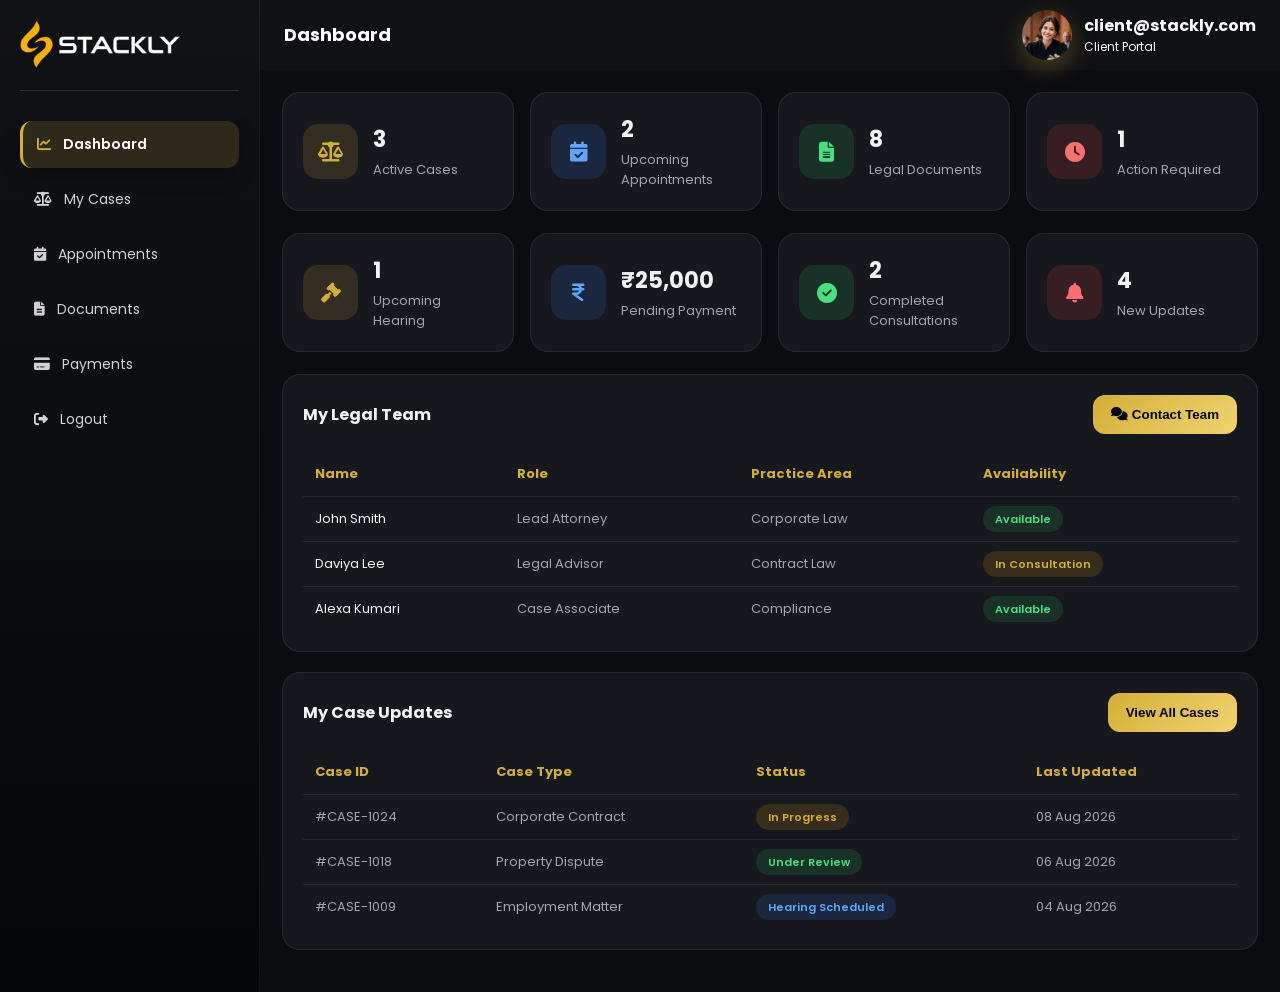
<file: client.html>
<!DOCTYPE html>
<html lang="en">

<head>
    <meta charset="UTF-8">
    <meta name="viewport" content="width=device-width, initial-scale=1.0">
    <title>Stackly Legal Consultancy Client Dashboard</title>
    <link rel="preconnect" href="https://fonts.googleapis.com">
    <link href="https://fonts.googleapis.com/css2?family=Poppins:wght@300;400;500;600;700&display=swap"
        rel="stylesheet">
    <link rel="stylesheet" href="https://cdnjs.cloudflare.com/ajax/libs/font-awesome/6.5.1/css/all.min.css" />
    <link rel="stylesheet" href="https://fonts.googleapis.com/css2?family=Material+Symbols+Outlined" />
    <link rel="icon" type=image/webp href="./src/icon.webp">
    <style>
        * {
            margin: 0;
            padding: 0;
            box-sizing: border-box;
        }

        :root {
            --pcolor: #D4AF37;
            --pcolor-dark: #b8941f;
            --dark: #05060a;
            --dark2: #101216;
            --bg: #0b0c10;
            --surface: #16181d;
            --surface2: #1c1f26;
            --border: rgba(255, 255, 255, 0.08);
            --text: #f2f2f4;
            --text-dim: #a2a3ab;
        }

        body {
            font-family: 'Poppins', sans-serif;
            background: var(--bg);
            display: flex;
            min-height: 100vh;
            overflow-x: hidden;
        }

        .sidebar {
            width: 260px;
            background: linear-gradient(180deg, var(--dark2), var(--dark));
            border-right: 1px solid rgba(255, 255, 255, 0.05);
            padding: 20px;
            transition: 0.3s;
            flex-shrink: 0;
        }

        .logo {
            display: flex;
            align-items: center;
            justify-content: space-between;
            margin-bottom: 30px;
            border-bottom: 1px solid rgba(128, 128, 128, 0.274);
        }

        .logo img {
            width: 160px;
            padding-bottom: 15px;
        }

        .close-btn {
            display: none;
            font-size: 22px;
            color: white;
            cursor: pointer;
            padding-bottom: 15px;

        }

        .menu {
            list-style: none;
        }

        .menu li {
            margin-bottom: 8px;
        }

        .menu li a {
            display: flex;
            align-items: center;
            gap: 12px;
            padding: 13px 14px;
            border-radius: 12px;
            text-decoration: none;
            color: #d1d1d1;
            transition: 0.3s;
            font-size: 14px;
            cursor: pointer;
        }

        .menu li a:hover,
        .menu li.active a {
            background: rgba(212, 175, 55, 0.16);
            color: #ffffff;
            font-weight: 600;
            box-shadow: 0 8px 20px rgba(0, 0, 0, 0.2);
        }

        .menu li.active a {
            border-left: 3px solid var(--pcolor);
        }

        .menu li.active a i,
        .menu li.active a .material-symbols-outlined {
            color: var(--pcolor);
        }

        .main {
            flex: 1;
            overflow: auto;
        }

        .topbar {
            height: 70px;
            background: #101114;
            border-bottom: 1px solid rgba(0, 0, 0, 0.05);
            display: flex;
            justify-content: space-between;
            align-items: center;
            padding: 0 24px;
            position: sticky;
            top: 0;
            z-index: 10;
        }

        .topbar-left {
            display: flex;
            align-items: center;
            gap: 15px;
        }

        .menu-btn {
            display: none;
            color: var(--pcolor-dark);
            font-size: 22px;
            cursor: pointer;
        }

        .topbar h2 {
            color: white;
            font-size: 18px;
        }

        .admin-info {
            display: flex;
            align-items: center;
            gap: 12px;
            color: #0f172a;
        }

        .avatar {
            width: 50px;
            height: 50px;
            border-radius: 50%;
            object-fit: cover;
            box-shadow: 0 8px 25px rgba(212, 175, 55, .3);
            flex-shrink: 0;
        }

        .content {
            display: none;
        }

        .content.active {
            display: block;
        }

        .cards {
            display: grid;
            grid-template-columns: repeat(auto-fit, minmax(200px, 1fr));
            gap: 16px;
            margin-bottom: 22px;
        }

        .card {
            background: var(--surface);
            border-radius: 18px;
            padding: 20px;
            border: 1px solid var(--border);
            display: flex;
            align-items: center;
            gap: 15px;
        }

        .card-icon {
            width: 55px;
            height: 55px;
            border-radius: 15px;
            display: flex;
            justify-content: center;
            align-items: center;
            font-size: 20px;
            flex-shrink: 0;
        }

        .gold {
            background: rgba(212, 175, 55, 0.15);
            color: var(--pcolor);
        }

        .blue {
            background: rgba(59, 130, 246, 0.15);
            color: #60a5fa;
        }

        .green {
            background: rgba(34, 197, 94, 0.15);
            color: #4ade80;
        }

        .red {
            background: rgba(239, 68, 68, 0.15);
            color: #f87171;
        }

        .purple {
            background: rgba(168, 85, 247, 0.15);
            color: #c084fc;
        }

        .orange {
            background: rgba(249, 115, 22, 0.15);
            color: #fb923c;
        }

        .card h2 {
            color: var(--text);
            margin-bottom: 4px;
            font-size: 22px;
        }

        .card p {
            color: var(--text-dim);
            font-size: 13px;
        }

        .table-box {
            background: var(--surface);
            border-radius: 18px;
            padding: 20px;
            border: 1px solid var(--border);
            overflow: auto;
            margin-bottom: 20px;
        }

        .table-header {
            display: flex;
            justify-content: space-between;
            align-items: center;
            margin-bottom: 18px;
            flex-wrap: wrap;
            gap: 10px;
        }

        .table-header h2 {
            color: var(--text);
            font-size: 16px;
        }

        .btn-gold {
            background: linear-gradient(135deg, var(--pcolor), #f0d372);
            color: var(--dark);
            border: none;
            padding: 12px 18px;
            border-radius: 12px;
            font-weight: 600;
            cursor: pointer;
            transition: .3s;
        }

        .btn-gold:hover {
            transform: translateY(-2px);
            box-shadow: 0 12px 25px rgba(212, 175, 55, .45);
        }

        .btn-outline {
            border: 1px solid rgba(212, 175, 55, 0.726);
            background: transparent;
            padding: 8px 14px;
            border-radius: 10px;
            font-weight: 500;
            cursor: pointer;
            font-size: 13px;
            color: var(--pcolor);
        }

        table {
            width: 100%;
            border-collapse: collapse;
            min-width: 550px;
        }

        table th {
            text-align: left;
            padding: 12px;
            color: var(--pcolor);
            font-size: 13px;
        }

        table td {
            padding: 12px;
            border-top: 1px solid var(--border);
            color: var(--text-dim);
            font-size: 13px;
            text-wrap: nowrap;
        }

        .table-avatar-wrap {
            display: flex;
            align-items: center;
            gap: 10px;
            color: var(--text);
        }

        .table-avatar-wrap img {
            width: 34px;
            height: 34px;
            border-radius: 50%;
            object-fit: cover;
            flex-shrink: 0;
        }

        .product-thumb {
            width: 36px;
            height: 36px;
            border-radius: 8px;
            object-fit: cover;
            flex-shrink: 0;
        }

        .status {
            padding: 5px 12px;
            border-radius: 20px;
            font-size: 11px;
            font-weight: 600;
        }

        .s-active {
            background: rgba(34, 197, 94, 0.15);
            color: #4ade80;
        }

        .s-pending {
            background: rgba(245, 158, 11, 0.15);
            color: #d4af37;
        }

        .s-closed {
            background: rgba(239, 68, 68, 0.15);
            color: #f87171;
        }

        .s-blue {
            background: rgba(59, 130, 246, 0.15);
            color: #60a5fa;
        }

        .s-purple {
            background: rgba(168, 85, 247, 0.15);
            color: #c084fc;
        }

        .page-title {
            color: var(--text);
            font-size: 22px;
            font-weight: 600;
            margin-bottom: 6px;
        }

        .page-sub {
            color: var(--text-dim);
            font-size: 14px;
            margin-bottom: 22px;
        }

        .grid-2 {
            display: grid;
            grid-template-columns: 1fr 1fr;
            gap: 18px;
            margin-bottom: 22px;
        }

        .info-box {
            background: var(--surface);
            border-radius: 16px;
            padding: 20px;
            border: 1px solid var(--border);
        }

        .info-box h3 {
            color: var(--pcolor);
            font-size: 14px;
            margin-bottom: 14px;
            display: flex;
            align-items: center;
            gap: 8px;
        }

        .info-row {
            display: flex;
            justify-content: space-between;
            align-items: center;
            padding: 10px 0;
            border-bottom: 1px solid var(--border);
        }

        .info-row:last-child {
            border-bottom: none;
        }

        .info-label {
            color: var(--text-dim);
            font-size: 13px;
            display: flex;
            align-items: center;
            gap: 6px;
        }

        .info-label .material-symbols-outlined {
            font-size: 16px;
            color: var(--pcolor);
        }

        .info-value {
            color: var(--text);
            font-size: 13px;
            font-weight: 500;
        }

        .client-card {
            background: var(--surface);
            border-radius: 16px;
            padding: 18px;
            border: 1px solid var(--border);
            display: flex;
            align-items: center;
            gap: 14px;
            margin-bottom: 12px;
        }

        .client-avatar {
            width: 48px;
            height: 48px;
            border-radius: 50%;
            background: linear-gradient(135deg, var(--pcolor), var(--dark));
            display: flex;
            justify-content: center;
            align-items: center;
            font-weight: 700;
            color: white;
            font-size: 17px;
            flex-shrink: 0;
        }

        .client-name {
            color: var(--text);
            font-size: 15px;
            font-weight: 500;
        }

        .client-case {
            color: var(--text-dim);
            font-size: 12px;
            margin-top: 3px;
        }

        .badge {
            padding: 4px 10px;
            border-radius: 20px;
            font-size: 11px;
            font-weight: 600;
            margin-left: auto;
        }

        .setting-section {
            background: var(--surface);
            border-radius: 16px;
            padding: 20px;
            border: 1px solid var(--border);
            margin-bottom: 18px;
        }

        .setting-section h3 {
            color: var(--pcolor);
            font-size: 15px;
            margin-bottom: 16px;
            padding-bottom: 10px;
            border-bottom: 1px solid var(--border);
        }

        .setting-row {
            display: flex;
            justify-content: space-between;
            align-items: center;
            padding: 12px 0;
            border-bottom: 1px solid var(--border);
        }

        .setting-row:last-child {
            border-bottom: none;
        }

        .setting-label {
            color: var(--text);
            font-size: 14px;
        }

        .setting-desc {
            color: var(--text-dim);
            font-size: 12px;
            margin-top: 3px;
        }

        .toggle {
            width: 44px;
            height: 24px;
            border-radius: 20px;
            background: #3a3d45;
            position: relative;
            cursor: pointer;
            transition: 0.3s;
            flex-shrink: 0;
        }

        .toggle.on {
            background: var(--pcolor);
        }

        .toggle::after {
            content: '';
            position: absolute;
            width: 18px;
            height: 18px;
            border-radius: 50%;
            background: white;
            top: 3px;
            left: 3px;
            transition: 0.3s;
        }

        .toggle.on::after {
            left: 23px;
        }

        .input-field {
            background: var(--surface2);
            border: 1px solid var(--border);
            border-radius: 10px;
            padding: 10px 14px;
            color: var(--text);
            font-size: 13px;
            font-family: 'Poppins', sans-serif;
            outline: none;
            width: 100%;
            margin-bottom: 12px;
        }

        .passbox {
            position: relative;
        }

        .pass-icon {
            position: absolute;
            top: 50%;
            right: 12px;
            transform: translateY(-70%);
            display: flex;
            align-items: center;
            justify-content: center;
            cursor: pointer;
            font-size: 20px;
            color: var(--text-dim);
        }

        input[type="password"]::-ms-reveal,
        input[type="password"]::-ms-clear,
        input[type="password"]::-webkit-textfield-decoration-container {
            display: none !important;
        }

        .input-field:focus {
            border-color: rgba(212, 175, 55, 0.5);
        }

        .meeting-card {
            background: var(--surface);
            border-radius: 16px;
            padding: 18px;
            border: 1px solid var(--border);
            margin-bottom: 14px;
            display: flex;
            gap: 16px;
            align-items: flex-start;
        }

        .meeting-date {
            background: rgba(212, 175, 55, 0.14);
            border-radius: 12px;
            padding: 12px 14px;
            text-align: center;
            flex-shrink: 0;
        }

        .meeting-day {
            color: var(--pcolor);
            font-size: 22px;
            font-weight: 700;
            line-height: 1;
        }

        .meeting-month {
            color: var(--text);
            font-size: 11px;
            margin-top: 3px;
        }

        .meeting-title {
            color: var(--text);
            font-size: 15px;
            font-weight: 500;
        }

        .meeting-meta {
            color: var(--text-dim);
            font-size: 12px;
            margin-top: 5px;
            display: flex;
            gap: 14px;
            flex-wrap: wrap;
        }

        .report-card {
            background: var(--surface);
            border-radius: 16px;
            padding: 20px;
            border: 1px solid var(--border);
            margin-bottom: 14px;
        }

        .report-title {
            color: var(--text);
            font-size: 15px;
            font-weight: 500;
            margin-bottom: 8px;
        }

        .progress-bar {
            border-radius: 20px;
            height: 8px;
            margin: 8px 0 4px;
            background: rgba(212, 175, 55, 0.12);
        }

        .progress-fill {
            height: 100%;
            border-radius: 20px;
            background: linear-gradient(90deg, var(--dark), var(--pcolor));
        }

        .progress-label {
            display: flex;
            justify-content: space-between;
            color: var(--text-dim);
            font-size: 12px;
        }

        @media(max-width:768px) {
            .menu-btn {
                display: block;
            }

            .close-btn {
                display: block;
            }

            .sidebar {
                position: fixed;
                left: -270px;
                top: 0;
                width: 260px;
                height: 100vh;
                z-index: 999;
            }

            .sidebar.showSidebar {
                left: 0;
            }

            .grid-2 {
                grid-template-columns: 1fr;
            }
        }

        @media(max-width:500px) {

            .admin-info h4,
            .admin-info p {
                display: none;
            }

            .meeting-card {
                flex-direction: column;
            }

            .avatar {
                width: 30px;
                height: 30px;
            }
        }
    </style>
</head>


<body>

    <div class="sidebar" id="sidebar">
        <div class="logo">
            <a href="index.html"><img src="./src/logo.webp" alt="Stackly Legal Consultancy Logo"></a>
            <span class="close-btn" id="closeBtn"><i class="fa-solid fa-xmark"></i></span>
        </div>

        <ul class="menu">
            <li class="active" data-page="dashboard">
                <a><i class="fa-solid fa-chart-line"></i> Dashboard</a>
            </li>

            <li data-page="cases">
                <a><i class="fa-solid fa-scale-balanced"></i> My Cases</a>
            </li>

            <li data-page="appointments">
                <a><i class="fa-solid fa-calendar-check"></i> Appointments</a>
            </li>

            <li data-page="documents">
                <a><i class="fa-solid fa-file-lines"></i> Documents</a>
            </li>

            <li data-page="payments">
                <a><i class="fa-solid fa-credit-card"></i> Payments</a>
            </li>

            <!-- <li data-page="settings">
                <a><i class="fa-solid fa-gear"></i> Settings</a>
            </li> -->

            <li id="logoutItem">
                <a><i class="fa-solid fa-right-from-bracket"></i> Logout</a>
            </li>
        </ul>
    </div>

    <div class="main">

        <div class="topbar">
            <div class="topbar-left">
                <div class="menu-btn" id="menuBtn">
                    <i class="fa-solid fa-bars"></i>
                </div>
                <h2 id="pageTitle">Dashboard</h2>
            </div>

            <div class="admin-info">
                <img class="avatar" id="avatarEl" src="./src/s3.webp" alt="Client avatar">
                <div>
                    <h4 id="username" style="color:#fafafa;">client@stackly.com</h4>
                    <p style="color:#fafafa;font-size:12px;">Client Portal</p>
                </div>
            </div>
        </div>


        <!-- ===== DASHBOARD ===== -->
        <div class="content active" id="page-dashboard">

            <div style="padding:22px 22px 0;">

                <div class="cards">

                    <div class="card">
                        <div class="card-icon gold">
                            <i class="fa-solid fa-scale-balanced"></i>
                        </div>
                        <div>
                            <h2>3</h2>
                            <p>Active Cases</p>
                        </div>
                    </div>

                    <div class="card">
                        <div class="card-icon blue">
                            <i class="fa-solid fa-calendar-check"></i>
                        </div>
                        <div>
                            <h2>2</h2>
                            <p>Upcoming Appointments</p>
                        </div>
                    </div>

                    <div class="card">
                        <div class="card-icon green">
                            <i class="fa-solid fa-file-lines"></i>
                        </div>
                        <div>
                            <h2>8</h2>
                            <p>Legal Documents</p>
                        </div>
                    </div>

                    <div class="card">
                        <div class="card-icon red">
                            <i class="fa-solid fa-clock"></i>
                        </div>
                        <div>
                            <h2>1</h2>
                            <p>Action Required</p>
                        </div>
                    </div>

                </div>


                <div class="cards">

                    <div class="card">
                        <div class="card-icon gold">
                            <i class="fa-solid fa-gavel"></i>
                        </div>
                        <div>
                            <h2>1</h2>
                            <p>Upcoming Hearing</p>
                        </div>
                    </div>

                    <div class="card">
                        <div class="card-icon blue">
                            <i class="fa-solid fa-indian-rupee-sign"></i>
                        </div>
                        <div>
                            <h2>₹25,000</h2>
                            <p>Pending Payment</p>
                        </div>
                    </div>

                    <div class="card">
                        <div class="card-icon green">
                            <i class="fa-solid fa-circle-check"></i>
                        </div>
                        <div>
                            <h2>2</h2>
                            <p>Completed Consultations</p>
                        </div>
                    </div>

                    <div class="card">
                        <div class="card-icon red">
                            <i class="fa-solid fa-bell"></i>
                        </div>
                        <div>
                            <h2>4</h2>
                            <p>New Updates</p>
                        </div>
                    </div>

                </div>

            </div>


            <div style="padding:0 22px 22px;">

                <div class="table-box">

                    <div class="table-header">
                        <h2>My Legal Team</h2>
                        <button class="btn-gold errorpage">
                            <i class="fa-solid fa-comments"></i>
                            Contact Team
                        </button>
                    </div>

                    <table>
                        <thead>
                            <tr>
                                <th>Name</th>
                                <th>Role</th>
                                <th>Practice Area</th>
                                <th>Availability</th>
                            </tr>
                        </thead>

                        <tbody>

                            <tr>
                                <td>
                                    <div class="table-avatar-wrap">
                                       
                                        John Smith
                                    </div>
                                </td>
                                <td>Lead Attorney</td>
                                <td>Corporate Law</td>
                                <td><span class="status s-active">Available</span></td>
                            </tr>

                            <tr>
                                <td>
                                    <div class="table-avatar-wrap">
                                    
                                        Daviya Lee
                                    </div>
                                </td>
                                <td>Legal Advisor</td>
                                <td>Contract Law</td>
                                <td><span class="status s-pending">In Consultation</span></td>
                            </tr>

                            <tr>
                                <td>
                                    <div class="table-avatar-wrap">
                                 
                                        Alexa Kumari
                                    </div>
                                </td>
                                <td>Case Associate</td>
                                <td>Compliance</td>
                                <td><span class="status s-active">Available</span></td>
                            </tr>

                        </tbody>
                    </table>

                </div>


                <div class="table-box">

                    <div class="table-header">
                        <h2>My Case Updates</h2>
                        <button class="btn-gold" data-page-link="cases">View All Cases</button>
                    </div>

                    <table>
                        <thead>
                            <tr>
                                <th>Case ID</th>
                                <th>Case Type</th>
                                <th>Status</th>
                                <th>Last Updated</th>
                            </tr>
                        </thead>

                        <tbody>

                            <tr>
                                <td>#CASE-1024</td>
                                <td>Corporate Contract</td>
                                <td><span class="status s-pending">In Progress</span></td>
                                <td>08 Aug 2026</td>
                            </tr>

                            <tr>
                                <td>#CASE-1018</td>
                                <td>Property Dispute</td>
                                <td><span class="status s-active">Under Review</span></td>
                                <td>06 Aug 2026</td>
                            </tr>

                            <tr>
                                <td>#CASE-1009</td>
                                <td>Employment Matter</td>
                                <td><span class="status s-blue">Hearing Scheduled</span></td>
                                <td>04 Aug 2026</td>
                            </tr>

                        </tbody>
                    </table>

                </div>

            </div>

        </div>


        <!-- ===== MY CASES ===== -->
        <div class="content" id="page-cases" style="padding:22px;">

            <div class="page-title">My Cases</div>
            <div class="page-sub">
                View and track the progress of all your legal matters
            </div>

            <div class="cards">

                <div class="card">
                    <div class="card-icon gold">
                        <i class="fa-solid fa-folder-open"></i>
                    </div>
                    <div>
                        <h2>4</h2>
                        <p>Total Cases</p>
                    </div>
                </div>

                <div class="card">
                    <div class="card-icon green">
                        <i class="fa-solid fa-scale-balanced"></i>
                    </div>
                    <div>
                        <h2>3</h2>
                        <p>Active Cases</p>
                    </div>
                </div>

                <div class="card">
                    <div class="card-icon blue">
                        <i class="fa-solid fa-calendar-days"></i>
                    </div>
                    <div>
                        <h2>1</h2>
                        <p>Upcoming Hearing</p>
                    </div>
                </div>

                <div class="card">
                    <div class="card-icon red">
                        <i class="fa-solid fa-circle-check"></i>
                    </div>
                    <div>
                        <h2>1</h2>
                        <p>Closed Cases</p>
                    </div>
                </div>

            </div>


            <div class="table-box">

                <div class="table-header">
                    <h2>My Case Files</h2>
                    <button class="btn-outline errorpage">View Case Details</button>
                </div>

                <table>
                    <thead>
                        <tr>
                            <th>Case ID</th>
                            <th>Case Type</th>
                            <th>Assigned Attorney</th>
                            <th>Status</th>
                            <th>Next Hearing</th>
                        </tr>
                    </thead>

                    <tbody>

                        <tr>
                            <td>#CASE-1024</td>
                            <td>Corporate Contract</td>
                            <td>John Smith</td>
                            <td><span class="status s-pending">In Progress</span></td>
                            <td>18 Aug 2026</td>
                        </tr>

                        <tr>
                            <td>#CASE-1018</td>
                            <td>Property Dispute</td>
                            <td>Daviya Lee</td>
                            <td><span class="status s-active">Under Review</span></td>
                            <td>24 Aug 2026</td>
                        </tr>

                        <tr>
                            <td>#CASE-1009</td>
                            <td>Employment Matter</td>
                            <td>Alexa Kumari</td>
                            <td><span class="status s-blue">Hearing Scheduled</span></td>
                            <td>29 Aug 2026</td>
                        </tr>

                        <tr>
                            <td>#CASE-1002</td>
                            <td>Business Advisory</td>
                            <td>John Smith</td>
                            <td><span class="status s-closed">Closed</span></td>
                            <td>Completed</td>
                        </tr>

                    </tbody>
                </table>

            </div>


            <div class="grid-2">

                <div class="info-box">

                    <h3><i class="fa-solid fa-list-check"></i> Current Case Progress</h3>

                    <div class="report-card" style="background:var(--surface2);border:none;">
                        <div class="report-title">Corporate Contract Review</div>
                        <div class="progress-bar">
                            <div class="progress-fill" style="width:75%"></div>
                        </div>
                        <div class="progress-label">
                            <span>Legal Review</span>
                            <span>75%</span>
                        </div>
                    </div>

                    <div class="report-card" style="background:var(--surface2);border:none;">
                        <div class="report-title">Property Dispute</div>
                        <div class="progress-bar">
                            <div class="progress-fill" style="width:45%"></div>
                        </div>
                        <div class="progress-label">
                            <span>Evidence Review</span>
                            <span>45%</span>
                        </div>
                    </div>

                    <div class="report-card" style="background:var(--surface2);border:none;">
                        <div class="report-title">Employment Matter</div>
                        <div class="progress-bar">
                            <div class="progress-fill" style="width:90%"></div>
                        </div>
                        <div class="progress-label">
                            <span>Hearing Preparation</span>
                            <span>90%</span>
                        </div>
                    </div>

                </div>


                <div class="info-box">

                    <h3><i class="fa-solid fa-bell"></i> Important Reminders</h3>

                    <div class="info-row">
                        <span class="info-label">Upload signed agreement</span>
                        <span class="status s-pending">Required</span>
                    </div>

                    <div class="info-row">
                        <span class="info-label">Property hearing preparation</span>
                        <span class="info-value">24 Aug 2026</span>
                    </div>

                    <div class="info-row">
                        <span class="info-label">Submit supporting documents</span>
                        <span class="info-value">Before 20 Aug</span>
                    </div>

                    <div class="info-row">
                        <span class="info-label">Next attorney review</span>
                        <span class="info-value">18 Aug 2026</span>
                    </div>

                </div>

            </div>

        </div>


        <!-- ===== APPOINTMENTS ===== -->
        <div class="content" id="page-appointments" style="padding:22px;">

            <div class="page-title">Appointments</div>
            <div class="page-sub">
                Manage your upcoming legal consultations and court appointments
            </div>

            <div class="cards">

                <div class="card">
                    <div class="card-icon gold">
                        <i class="fa-solid fa-calendar-check"></i>
                    </div>
                    <div>
                        <h2>2</h2>
                        <p>Upcoming Appointments</p>
                    </div>
                </div>

                <div class="card">
                    <div class="card-icon blue">
                        <i class="fa-solid fa-video"></i>
                    </div>
                    <div>
                        <h2>1</h2>
                        <p>Virtual Consultation</p>
                    </div>
                </div>

                <div class="card">
                    <div class="card-icon green">
                        <i class="fa-solid fa-circle-check"></i>
                    </div>
                    <div>
                        <h2>5</h2>
                        <p>Completed Appointments</p>
                    </div>
                </div>

                <div class="card">
                    <div class="card-icon red">
                        <i class="fa-solid fa-clock"></i>
                    </div>
                    <div>
                        <h2>1</h2>
                        <p>Pending Confirmation</p>
                    </div>
                </div>

            </div>


            <div class="table-box">

                <div class="table-header">
                    <h2>Upcoming Schedule</h2>
                    <button class="btn-gold errorpage">Request Appointment</button>
                </div>

                <div style="padding:0 0 10px;">

                    <div class="meeting-card">

                        <div class="meeting-date">
                            <div class="meeting-day">18</div>
                            <div class="meeting-month">AUG</div>
                        </div>

                        <div>
                            <div class="meeting-title">Corporate Contract Review</div>
                            <div class="meeting-meta">
                                <span><i class="fa-solid fa-clock"></i> 10:30 AM</span>
                                <span><i class="fa-solid fa-video"></i> Video Consultation</span>
                                <span><i class="fa-solid fa-user"></i> John Smith</span>
                            </div>
                        </div>

                        <span class="badge s-active" style="margin-left:auto;white-space:nowrap;">
                            Confirmed
                        </span>

                    </div>


                    <div class="meeting-card">

                        <div class="meeting-date">
                            <div class="meeting-day">24</div>
                            <div class="meeting-month">AUG</div>
                        </div>

                        <div>
                            <div class="meeting-title">Property Dispute Consultation</div>
                            <div class="meeting-meta">
                                <span><i class="fa-solid fa-clock"></i> 02:00 PM</span>
                                <span><i class="fa-solid fa-location-dot"></i> Stackly Legal Office</span>
                                <span><i class="fa-solid fa-user"></i> Daviya Lee</span>
                            </div>
                        </div>

                        <span class="badge s-blue" style="margin-left:auto;white-space:nowrap;">
                            Scheduled
                        </span>

                    </div>


                    <div class="meeting-card">

                        <div class="meeting-date">
                            <div class="meeting-day">29</div>
                            <div class="meeting-month">AUG</div>
                        </div>

                        <div>
                            <div class="meeting-title">Employment Matter Hearing</div>
                            <div class="meeting-meta">
                                <span><i class="fa-solid fa-clock"></i> 11:00 AM</span>
                                <span><i class="fa-solid fa-location-dot"></i> District Court</span>
                                <span><i class="fa-solid fa-user"></i> Alexa Kumari</span>
                            </div>
                        </div>

                        <span class="badge s-pending" style="margin-left:auto;white-space:nowrap;">
                            Pending
                        </span>

                    </div>

                </div>

            </div>

        </div>


        <!-- ===== DOCUMENTS ===== -->
        <div class="content" id="page-documents" style="padding:22px;">

            <div class="page-title">My Documents</div>
            <div class="page-sub">
                Access, review, and download your important legal documents
            </div>

            <div class="cards">

                <div class="card">
                    <div class="card-icon blue">
                        <i class="fa-solid fa-file-pdf"></i>
                    </div>
                    <div>
                        <h2>8</h2>
                        <p>Total Documents</p>
                    </div>
                </div>

                <div class="card">
                    <div class="card-icon gold">
                        <i class="fa-solid fa-file-signature"></i>
                    </div>
                    <div>
                        <h2>2</h2>
                        <p>Pending Signature</p>
                    </div>
                </div>

                <div class="card">
                    <div class="card-icon green">
                        <i class="fa-solid fa-cloud-arrow-down"></i>
                    </div>
                    <div>
                        <h2>12</h2>
                        <p>Downloads</p>
                    </div>
                </div>

                <div class="card">
                    <div class="card-icon red">
                        <i class="fa-solid fa-clock"></i>
                    </div>
                    <div>
                        <h2>1</h2>
                        <p>Action Required</p>
                    </div>
                </div>

            </div>


            <div class="table-box">

                <div class="table-header">
                    <h2>Recent Legal Documents</h2>
                    <button class="btn-gold errorpage">
                        <i class="fa-solid fa-cloud-arrow-up"></i>
                        Upload Document
                    </button>
                </div>

                <table>
                    <thead>
                        <tr>
                            <th>Document</th>
                            <th>Case</th>
                            <th>Date Added</th>
                            <th>Status</th>
                            <th>Action</th>
                        </tr>
                    </thead>

                    <tbody>

                        <tr>
                            <td>Corporate_Agreement.pdf</td>
                            <td>#CASE-1024</td>
                            <td>08 Aug 2026</td>
                            <td><span class="status s-active">Available</span></td>
                            <td><button class="btn-outline errorpage">View</button></td>
                        </tr>

                        <tr>
                            <td>Property_Evidence.pdf</td>
                            <td>#CASE-1018</td>
                            <td>06 Aug 2026</td>
                            <td><span class="status s-pending">Review Required</span></td>
                            <td><button class="btn-outline errorpage">View</button></td>
                        </tr>

                        <tr>
                            <td>Employment_Hearing_Notice.pdf</td>
                            <td>#CASE-1009</td>
                            <td>04 Aug 2026</td>
                            <td><span class="status s-blue">Important</span></td>
                            <td><button class="btn-outline errorpage">View</button></td>
                        </tr>

                        <tr>
                            <td>Retainer_Agreement.pdf</td>
                            <td>General</td>
                            <td>01 Aug 2026</td>
                            <td><span class="status s-active">Signed</span></td>
                            <td><button class="btn-outline errorpage">Download</button></td>
                        </tr>

                    </tbody>
                </table>

            </div>


            <div class="grid-2">

                <div class="info-box">

                    <h3><i class="fa-solid fa-file-signature"></i> Documents Awaiting Action</h3>

                    <div class="info-row">
                        <span class="info-label">Property Settlement Draft</span>
                        <span class="status s-pending">Sign</span>
                    </div>

                    <div class="info-row">
                        <span class="info-label">Corporate Contract Amendment</span>
                        <span class="status s-blue">Review</span>
                    </div>

                    <div class="info-row">
                        <span class="info-label">Identity Verification</span>
                        <span class="status s-active">Completed</span>
                    </div>

                </div>


                <div class="info-box">

                    <h3><i class="fa-solid fa-folder-open"></i> Document Categories</h3>

                    <div class="info-row">
                        <span class="info-label">Case Documents</span>
                        <span class="info-value">4 Files</span>
                    </div>

                    <div class="info-row">
                        <span class="info-label">Contracts & Agreements</span>
                        <span class="info-value">2 Files</span>
                    </div>

                    <div class="info-row">
                        <span class="info-label">Court Notices</span>
                        <span class="info-value">1 File</span>
                    </div>

                    <div class="info-row">
                        <span class="info-label">Other Documents</span>
                        <span class="info-value">1 File</span>
                    </div>

                </div>

            </div>

        </div>


        <!-- ===== PAYMENTS ===== -->
        <div class="content" id="page-payments" style="padding:22px;">

            <div class="page-title">Payments & Billing</div>
            <div class="page-sub">
                View your invoices, payment history, and outstanding balances
            </div>

            <div class="cards">

                <div class="card">
                    <div class="card-icon gold">
                        <i class="fa-solid fa-file-invoice-dollar"></i>
                    </div>
                    <div>
                        <h2>₹85,000</h2>
                        <p>Total Legal Fees</p>
                    </div>
                </div>

                <div class="card">
                    <div class="card-icon green">
                        <i class="fa-solid fa-circle-check"></i>
                    </div>
                    <div>
                        <h2>₹60,000</h2>
                        <p>Amount Paid</p>
                    </div>
                </div>

                <div class="card">
                    <div class="card-icon red">
                        <i class="fa-solid fa-clock"></i>
                    </div>
                    <div>
                        <h2>₹25,000</h2>
                        <p>Outstanding Balance</p>
                    </div>
                </div>

                <div class="card">
                    <div class="card-icon blue">
                        <i class="fa-solid fa-receipt"></i>
                    </div>
                    <div>
                        <h2>3</h2>
                        <p>Paid Invoices</p>
                    </div>
                </div>

            </div>


            <div class="table-box">

                <div class="table-header">
                    <h2>Invoice History</h2>
                    <button class="btn-gold errorpage">Make a Payment</button>
                </div>

                <table>
                    <thead>
                        <tr>
                            <th>Invoice ID</th>
                            <th>Case / Service</th>
                            <th>Amount</th>
                            <th>Due Date</th>
                            <th>Status</th>
                        </tr>
                    </thead>

                    <tbody>

                        <tr>
                            <td>#INV-2048</td>
                            <td>Corporate Contract Review</td>
                            <td>₹25,000</td>
                            <td>18 Aug 2026</td>
                            <td><span class="status s-pending">Pending</span></td>
                        </tr>

                        <tr>
                            <td>#INV-2039</td>
                            <td>Property Dispute Consultation</td>
                            <td>₹20,000</td>
                            <td>05 Aug 2026</td>
                            <td><span class="status s-active">Paid</span></td>
                        </tr>

                        <tr>
                            <td>#INV-2027</td>
                            <td>Employment Matter Advisory</td>
                            <td>₹15,000</td>
                            <td>20 Jul 2026</td>
                            <td><span class="status s-active">Paid</span></td>
                        </tr>

                        <tr>
                            <td>#INV-2018</td>
                            <td>Business Legal Consultation</td>
                            <td>₹25,000</td>
                            <td>02 Jul 2026</td>
                            <td><span class="status s-active">Paid</span></td>
                        </tr>

                    </tbody>
                </table>

            </div>


            <div class="grid-2">

                <div class="info-box">

                    <h3><i class="fa-solid fa-chart-pie"></i> Payment Summary</h3>

                    <div class="info-row">
                        <span class="info-label">Total Invoiced</span>
                        <span class="info-value">₹85,000</span>
                    </div>

                    <div class="info-row">
                        <span class="info-label">Total Paid</span>
                        <span class="info-value" style="color:#4ade80;">₹60,000</span>
                    </div>

                    <div class="info-row">
                        <span class="info-label">Outstanding</span>
                        <span class="info-value" style="color:#f87171;">₹25,000</span>
                    </div>

                </div>


                <div class="info-box">

                    <h3><i class="fa-solid fa-circle-info"></i> Billing Information</h3>

                    <div class="info-row">
                        <span class="info-label">Payment Method</span>
                        <span class="info-value">Bank Transfer</span>
                    </div>

                    <div class="info-row">
                        <span class="info-label">Next Due Date</span>
                        <span class="info-value">18 Aug 2026</span>
                    </div>

                    <div class="info-row">
                        <span class="info-label">Invoice Notifications</span>
                        <span class="info-value">Enabled</span>
                    </div>

                </div>

            </div>

        </div>


        <!-- ===== SETTINGS ===== -->
        <!-- <div class="content" id="page-settings" style="padding:22px;">

            <div class="page-title">Settings</div>
            <div class="page-sub">
                Manage your profile, privacy, and account preferences
            </div>

            <div class="grid-2">

                <div>

                    <div class="setting-section">

                        <h3><i class="fa-solid fa-user"></i> My Profile</h3>

                        <label style="color:var(--text);font-size:12px;">Full Name</label>
                        <input class="input-field" value="Nirmal Kumar">

                        <label style="color:var(--text);font-size:12px;">Email Address</label>
                        <input class="input-field" value="client@stackly.com">

                        <label style="color:var(--text);font-size:12px;">Contact Number</label>
                        <input class="input-field" value="+91 98765 43210">

                        <label style="color:var(--text);font-size:12px;">Address</label>
                        <input class="input-field" value="Chennai, Tamil Nadu">

                        <button class="btn-gold errorpage" style="width:100%;padding:12px;border-radius:12px;margin-top:4px;">
                            Save Changes
                        </button>

                    </div>


                    <div class="setting-section">

                        <h3><i class="fa-solid fa-lock"></i> Security Settings</h3>

                        <label style="color:var(--text);font-size:12px;">Current Password</label>
                        <div class="passbox">
                            <input class="input-field" type="password" placeholder="Enter Current Password">
                            <span class="material-symbols-outlined pass-icon">visibility_off</span>
                        </div>

                        <label style="color:var(--text);font-size:12px;">New Password</label>
                        <div class="passbox">
                            <input class="input-field" type="password" placeholder="Enter New Password">
                            <span class="material-symbols-outlined pass-icon">visibility_off</span>
                        </div>

                        <button class="btn-gold errorpage" style="width:100%;padding:12px;border-radius:12px;margin-top:4px;">
                            Change Password
                        </button>

                    </div>

                </div>


                <div>

                    <div class="setting-section">

                        <h3><i class="fa-solid fa-bell"></i> Notifications</h3>

                        <div class="setting-row">
                            <div>
                                <div class="setting-label">Case Update Notifications</div>
                                <div class="setting-desc">
                                    Receive updates when there is progress in your case
                                </div>
                            </div>
                            <div class="toggle on" onclick="this.classList.toggle('on')"></div>
                        </div>

                        <div class="setting-row">
                            <div>
                                <div class="setting-label">Appointment Reminders</div>
                                <div class="setting-desc">
                                    Get notified before your consultation or hearing
                                </div>
                            </div>
                            <div class="toggle on" onclick="this.classList.toggle('on')"></div>
                        </div>

                        <div class="setting-row">
                            <div>
                                <div class="setting-label">Document Notifications</div>
                                <div class="setting-desc">
                                    Get notified when a new document is available
                                </div>
                            </div>
                            <div class="toggle on" onclick="this.classList.toggle('on')"></div>
                        </div>

                        <div class="setting-row">
                            <div>
                                <div class="setting-label">Payment Alerts</div>
                                <div class="setting-desc">
                                    Receive invoice and payment reminders
                                </div>
                            </div>
                            <div class="toggle on" onclick="this.classList.toggle('on')"></div>
                        </div>

                    </div>


                    <div class="setting-section">

                        <h3><i class="fa-solid fa-user-shield"></i> Account Privacy</h3>

                        <div class="setting-row">
                            <div>
                                <div class="setting-label">Profile Visibility</div>
                                <div class="setting-desc">
                                    Keep your profile information private
                                </div>
                            </div>
                            <div class="toggle on" onclick="this.classList.toggle('on')"></div>
                        </div>

                        <div class="setting-row">
                            <div>
                                <div class="setting-label">Two-Factor Authentication</div>
                                <div class="setting-desc">
                                    Add an extra layer of account security
                                </div>
                            </div>
                            <div class="toggle on" onclick="this.classList.toggle('on')"></div>
                        </div>

                        <div class="setting-row">
                            <div>
                                <div class="setting-label">Login Activity Alerts</div>
                                <div class="setting-desc">
                                    Get notified about new sign-ins to your account
                                </div>
                            </div>
                            <div class="toggle on" onclick="this.classList.toggle('on')"></div>
                        </div>

                    </div>

                </div>

            </div>

        </div> -->

    </div>


    <script>

        const menuItems = document.querySelectorAll('.menu li[data-page]');
        const pages = document.querySelectorAll('.content');
        const pageTitle = document.getElementById('pageTitle');

        const pageTitles = {
            dashboard: 'Dashboard',
            cases: 'My Cases',
            appointments: 'Appointments',
            documents: 'Documents',
            payments: 'Payments & Billing',
            settings: 'Settings'
        };

        function showPage(page) {
            menuItems.forEach(item => {
                item.classList.toggle('active', item.dataset.page === page);
            });

            pages.forEach(p => p.classList.remove('active'));

            const selectedPage = document.getElementById('page-' + page);

            if (selectedPage) {
                selectedPage.classList.add('active');
                pageTitle.textContent = pageTitles[page] || page;
            }

            document.getElementById('sidebar').classList.remove('showSidebar');
        }


        menuItems.forEach(item => {
            item.addEventListener('click', () => {
                showPage(item.dataset.page);
            });
        });


        document.querySelectorAll('[data-page-link]').forEach(button => {
            button.addEventListener('click', () => {
                showPage(button.dataset.pageLink);
            });
        });


        document.getElementById('menuBtn').addEventListener('click', () => {
            document.getElementById('sidebar').classList.add('showSidebar');
        });


        document.getElementById('closeBtn').addEventListener('click', () => {
            document.getElementById('sidebar').classList.remove('showSidebar');
        });


        document.getElementById('logoutItem').addEventListener('click', () => {
            localStorage.removeItem('useremail');
            window.location.href = 'index.html';
        });


        const username = document.querySelector('#username');
        const email = localStorage.getItem('useremail');

        if (email) {
            username.textContent = email.split('@')[0];
        }


        const passIcons = document.querySelectorAll('.pass-icon');

        passIcons.forEach(icon => {
            icon.addEventListener('click', () => {
                const passwordInput = icon.previousElementSibling;

                if (passwordInput.type === 'password') {
                    passwordInput.type = 'text';
                    icon.textContent = 'visibility';
                } else {
                    passwordInput.type = 'password';
                    icon.textContent = 'visibility_off';
                }
            });
        });


        const errorPages = document.querySelectorAll('.errorpage');

        errorPages.forEach(item => {
            item.addEventListener('click', () => {
                window.location.href = '404.html';
            });
        });

    </script>

</body>

</html>
</file>
